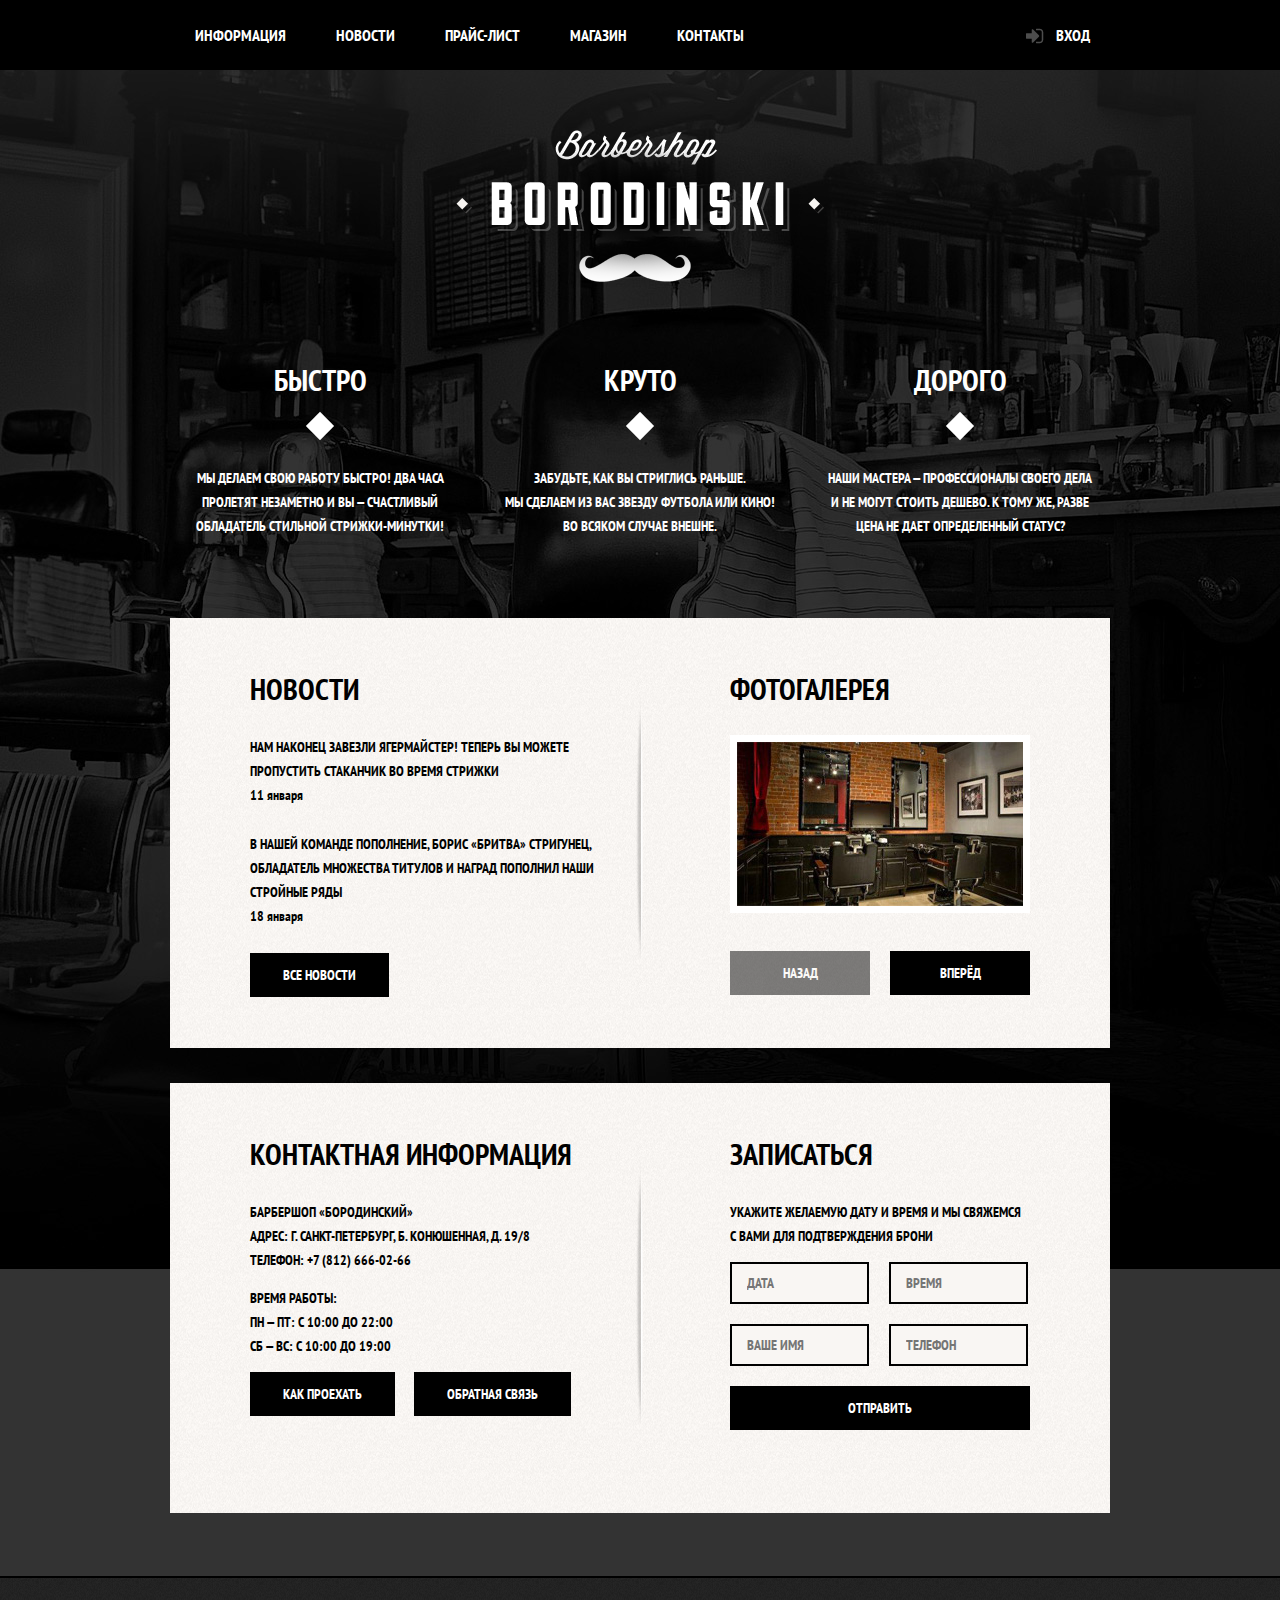
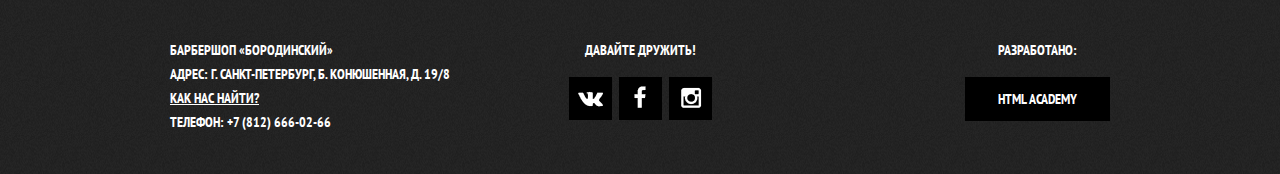
<file: index.html>
<!DOCTYPE html>
<html lang="ru">
	<head>
		<meta charset="utf-8">
		<title>Барбершоп «Бородинский»</title>
		<link href="https://fonts.googleapis.com/css?family=PT+Sans+Narrow:400,700&amp;subset=cyrillic" rel="stylesheet">
		<link rel="stylesheet" href="css/normalize.css">
		<link rel="stylesheet" href="css/index.css">
	</head>
	<body>
		<header class="main-header">
			<div class="wrapper clearfix">
				<nav class="main-navigation">
					<ul>
						<li>
							<a href="#">Информация</a>
						</li>
						<li>
							<a href="#">Новости</a>
						</li>
						<li>
							<a href="#">Прайс-лист</a>
						</li>
						<li>
							<a href="catalog.html">Магазин</a>
						</li>
						<li>
							<a href="#">Контакты</a>
						</li>
					</ul>
				</nav>
				<div class="user-block">
					<a class="login" href="#">Вход</a>
				</div>
			</div>
		</header>
		<main>
			<div class="wrapper">
				<div class="index-logo">
					<img src="img/main-logo.png" width="368" height="204" alt="Барбершоп «Бородинский»">
				</div>
				<section class="features clearfix">
					<div class="features-item">
						<b class="features-name">Быстро</b>
						<p class="features-descr">Мы делаем свою работу быстро! Два часа пролетят незаметно и вы — счастливый обладатель стильной стрижки-минутки!</p>
					</div>
					<div class="features-item">
						<b class="features-name">Круто</b>
						<p class="features-descr">Забудьте, как вы стриглись раньше. Мы сделаем из вас звезду футбола или кино! Во всяком случае внешне.</p>
					</div>
					<div class="features-item">
						<b class="features-name">Дорого</b>
						<p class="features-descr">Наши мастера — профессионалы своего дела и не могут стоить дешево. К тому же, разве цена не дает определенный статус?</p>
					</div>
				</section>
				<div class="index-content clearfix">
					<div class="index-content-left">
						<h2 class="index-content-title">Новости</h2>
						<ul class="news-preview">
							<li>
								<p>Нам наконец завезли Ягермайстер! Теперь вы можете пропустить стаканчик во время стрижки</p>
								<time datetime="2016-01-11">11 января</time>
							</li>
							<li>
								<p>В нашей команде пополнение, Борис «Бритва» Стригунец, обладатель множества титулов и наград пополнил наши стройные ряды</p>
								<time datetime="2016-01-18">18 января</time>
							</li>
						</ul>
						<a class="btn" href="#">Все новости</a>
					</div>
					<div class="index-content-right">
						<h2 class="index-content-title">Фотогалерея</h2>
						<div class="gallery">
							<figure class="gallery-content">
									<img src="img/gallery-pic.jpg" width="286" height="164" alt="">
							</figure>
							<button class="btn gallery-prev" type="button" disabled>Назад</button>
							<button class="btn gallery-next" type="button">Вперёд</button>
						</div>
					</div>
				</div>
				<div class="index-content clearfix">
					<div class="index-content-left">
						<h2 class="index-content-title">Контактная информация</h2>
						<p>
								Барбершоп «Бородинский»<br>
								Адрес: г. Санкт-Петербург, Б. Конюшенная, д. 19/8<br>
								Телефон: +7 (812) 666-02-66
						</p>
						<p>
								Время работы:<br>
								пн — пт: с 10:00 до 22:00<br>
								сб — вс: с 10:00 до 19:00
						</p>
						<a class="btn js-open-map" href="#">Как проехать</a>
						<a class="btn" href="#">Обратная связь</a>
					</div>
					<div class="index-content-right">
						<h2 class="index-content-title">Записаться</h2>
						<p>Укажите желаемую дату и время и мы свяжемся <br> с вами для подтверждения брони</p>
						<form class="appointment-form" action="https://echo.htmlacademy.ru" method="post">
							<input type="text" name="date" value="" placeholder="Дата">
							<input type="text" name="time" value="" placeholder="Время">
							<input type="text" name="name" value="" placeholder="Ваше имя">
							<input type="tel" name="phone" value="" placeholder="Телефон">
							<button class="btn" type="submit">Отправить</button>
						</form>
					</div>
				</div>
			</div>
		</main>
		<footer class="main-footer">
			<div class="wrapper clearfix">
				<section class="footer-contacts">
					Барбершоп «Бородинский»<br> Адрес: г. Санкт-Петербург, Б. Конюшенная, д. 19/8<br>
					<a href="#">Как нас найти?</a><br> Телефон: +7 (812) 666-02-66
				</section>
				<section class="footer-social">
					<p>Давайте дружить!</p>
					<a class="social-btn social-btn-vk" href="#">Вконтакте</a>
					<a class="social-btn social-btn-fb" href="#">Фейсбук</a>
					<a class="social-btn social-btn-inst" href="#">Инстаграм</a>
				</section>
				<section class="footer-copyright">
					<p>Разработано:</p>
					<a class="btn" href="https://htmlacademy.ru">HTML Academy</a>
				</section>
				</div>
		</footer>
		<div class="modal-content">
			<button class="modal-content-close" type="button" title="Закрыть">
				Закрыть
			</button>
			<h2 class="modal-content-title">Личный кабинет</h2>
			<p>Введите свой логин и пароль.</p>
			<form class="login-form" action="https://echo.htmlacademy.ru" method="post">
				<input class="icon-user" type="text" name="login" placeholder="Логин">
				<input class="icon-password" type="password"  name="password" placeholder="Пароль">
				<label class="login-checkbox">
					<input type="checkbox" name="remember">
					<span class="checkbox-indicator"></span>
					Запомните меня
				</label>
				<a class="restore" href="#">Я забыл пароль!</a>
				<button class="btn" type="submit">Войти</button>
		</div>
		<div class="modal-content-map">
      <button class="modal-content-close" type="button" title="Закрыть">Закрыть</button>
        <iframe src="https://www.google.com/maps/embed?pb=!1m18!1m12!1m3!
          1d1998.6157855420881!2d30.32133986290571!3d59.93851740209725!2m3!1f0!2f0!3f0!
          3m2!1i1024!2i768!4f13.1!3m3!1m2!1s0x4696310fca5ba729%3A0xea9c53d4493c879f!
          2sBolshaya+Konyushennaya+ul.%2C+19%2C+Sankt-Peterburg%2C+191186!5e0!3m2!1sen!
          2sru!4v1493902298343" width="766" height="561" style="border:0">
        </iframe>
    </div>
    <script src="js/main.js"></script>
	</body>
</html>
</file>
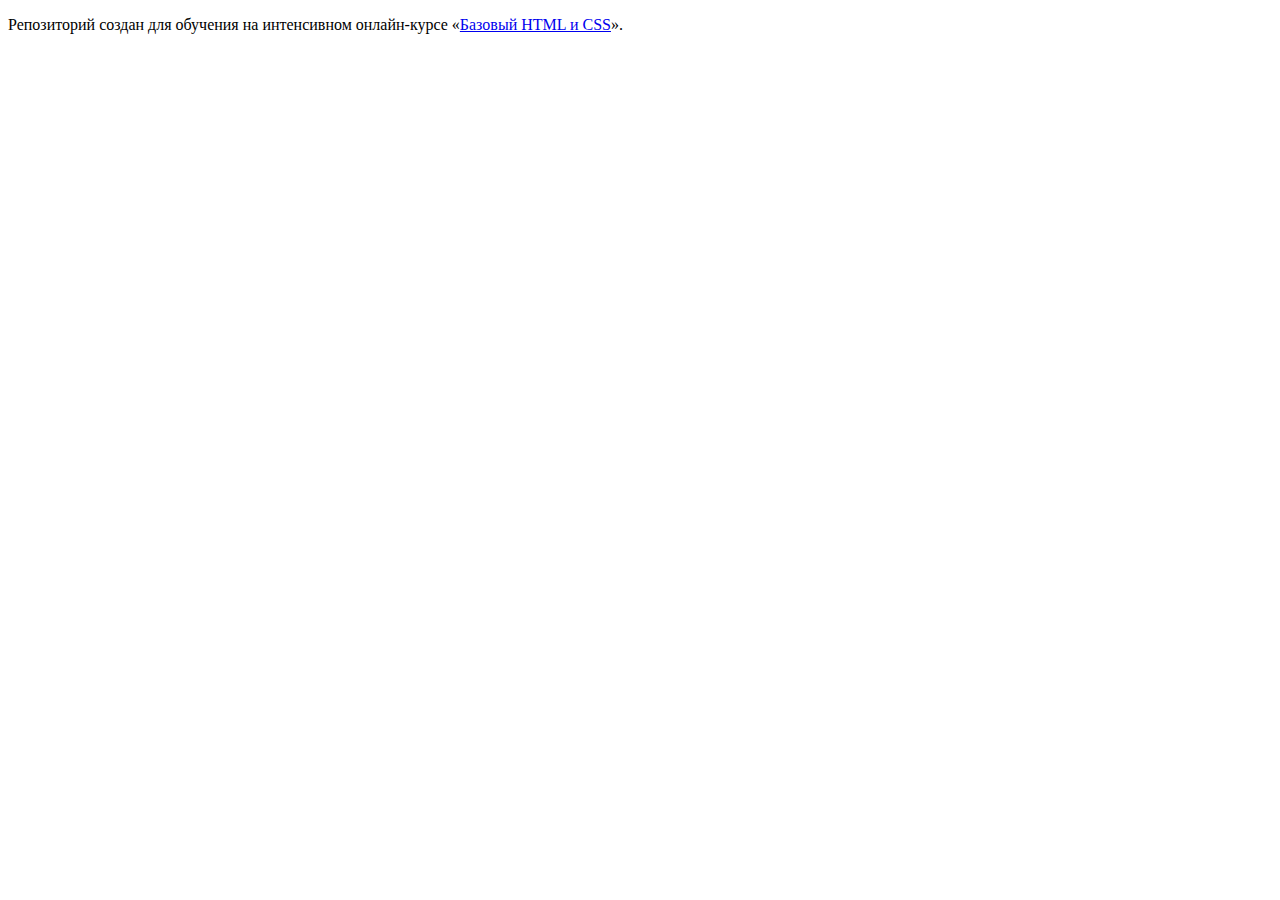
<file: master/index.html>
<!DOCTYPE html>
<html lang="ru">
  <head>
    <meta charset="utf-8">
    <title>HTML Academy: Барбершоп</title>
    <base href="https://htmlacademy-htmlcss.github.io/47219-barbershop/master/">
</head>
  <body>

    <p>Репозиторий создан для обучения на интенсивном онлайн‑курсе «<a href="https://htmlacademy.ru/intensive/htmlcss">Базовый HTML и CSS</a>».</p>

  </body>
</html>
</file>
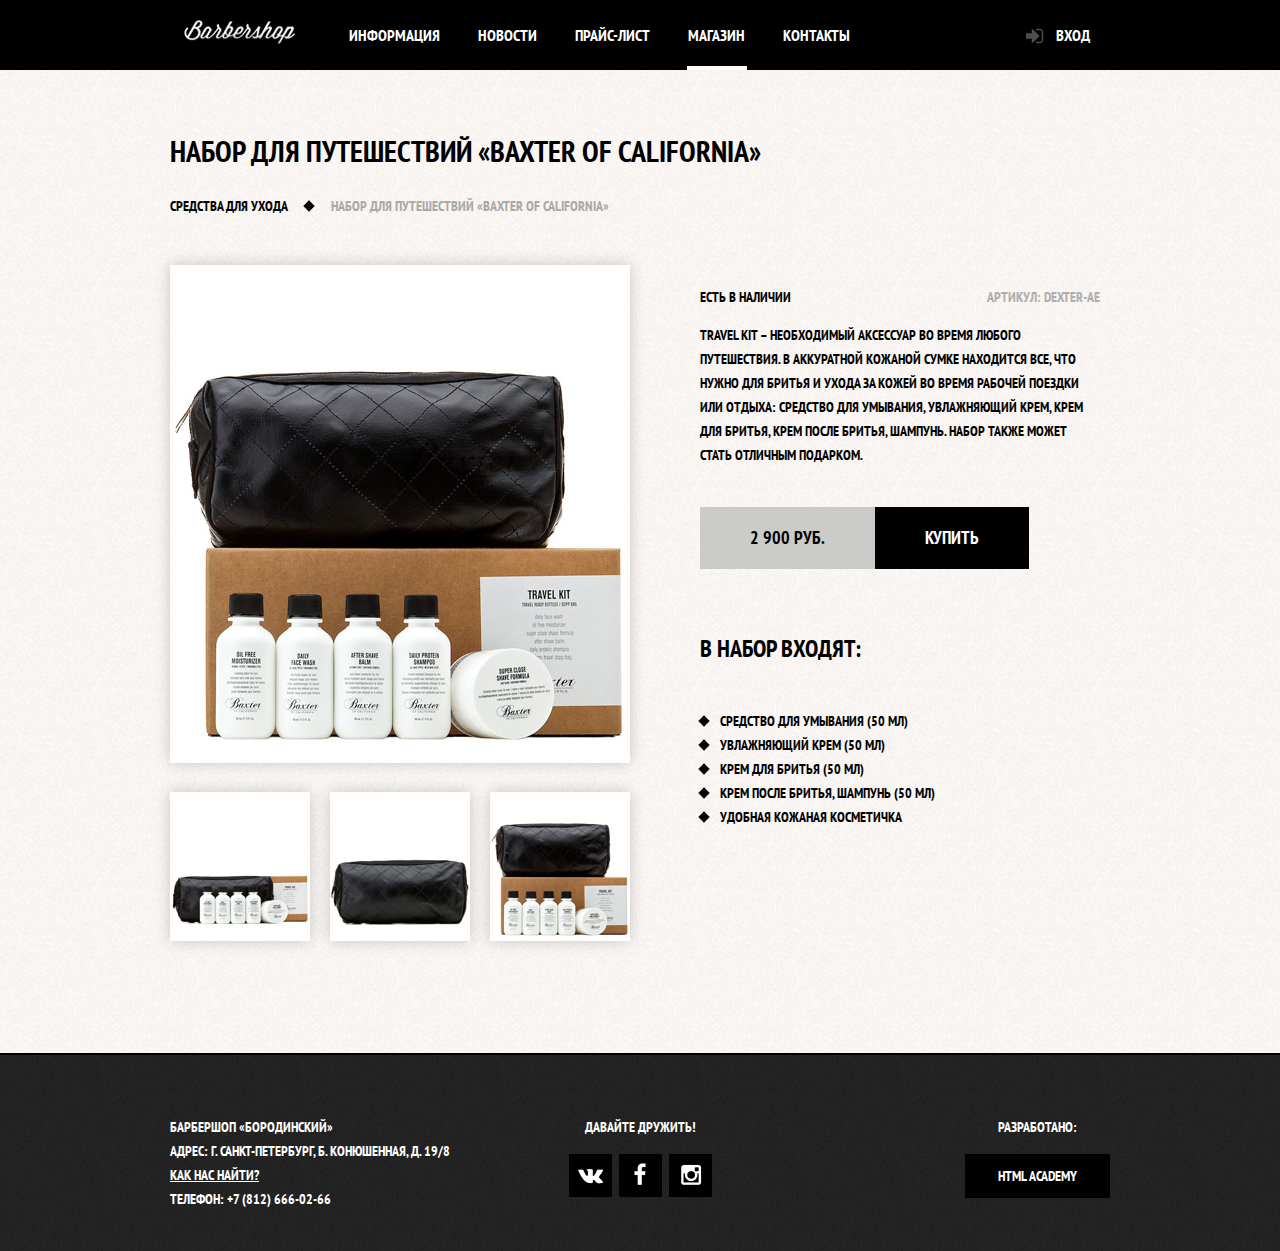
<file: catalog-item.html>
<!DOCTYPE html>
<html lang="ru">
	<head>
		<meta charset="UTF-8">
		<title>Барбершоп Набор для путешествий «Baxter of California»</title>
		<link href="https://fonts.googleapis.com/css?family=PT+Sans+Narrow:400,700&amp;subset=cyrillic" rel="stylesheet">
		<link rel="stylesheet" href="css/normalize.css">
		<link rel="stylesheet" href="css/catalog-item.css">
	</head>
	<body>
		<header class="main-header">
			<div class="wrapper clearfix">
				<a class="logo" href="index.html">
					<img src="img/logo.png" alt="Barbershop" height="24" width="111">
				</a>   
				<nav class="main-navigation">
					<ul>
						<li>
							<a href="#">Информация</a>
						</li>
						<li>
							<a href="#">Новости</a>
						</li>
						<li>
							<a href="#">Прайс-лист</a>
						</li>
						<li>
							<a href="#">Магазин</a>
						</li>
						<li>
							<a href="#">Контакты</a>
						</li>
					</ul>
				</nav>
					<div class="user-block">
						<a class="login" href="#">Вход</a>
					</div>
			</div>
		</header>
		<main>
			<div class="wrapper clearfix">
				<h1>Набор для путешествий «Baxter of California»</h1>
				<div class="breadcrumbs">
					<a href="#">Средства для ухода</a>
					<a class="active">Набор для путешествий «Baxter of California»</a>
				</div>
				<figure class="gallery">
					<a href="#"><img class="main-pic" src="img/item-pic1.jpg" width="460" height="498" alt="Дополнительная картинка"></a>
					<div class="secondary-pic">
						<a href="#"><img src="img/item-pic2.jpg" width="140" height="149" alt="Дополнительная картинка"></a>
					</div>
					<div class="secondary-pic">
						<a href="#"><img src="img/item-pic3.jpg" width="140" height="149" alt="Дополнительная картинка"></a>
					</div>
					<div class="secondary-pic">
						<a href="#"><img src="img/item-pic4.jpg" width="140" height="149" alt="Дополнительная картинка"></a>
					</div>					
				</figure>
				<section class="description">
					<span class="stock">Есть в наличии</span>
					<span class="vendor">Артикул: dexter-ae</span>
					<p>Travel Kit – необходимый аксессуар во время любого путешествия. В аккуратной кожаной сумке находится все, что нужно для бритья и ухода за кожей во время рабочей поездки или отдыха: средство для умывания, увлажняющий крем, крем для бритья, крем после бритья, шампунь. Набор также может стать отличным подарком.</p>
					<div class="price-buy">
						<span class="price">2 900 РУБ.</span>
						<a href="#">Купить</a>
					</div>
					<b class="article-title">В набор входят:</b>
					<ul class="kit">
						<li>
							Средство для умывания (50 мл)
						</li>
						<li>
							Увлажняющий крем (50 мл)
						</li>
						<li>
							Крем для бритья (50 мл)
						</li>
						<li>
							Крем после бритья, шампунь (50 мл)
						</li>
						<li>
							Удобная кожаная косметичка
						</li>
					</ul>
				</section>
			</div>	        
		</main>
		<footer class="main-footer">
			<div class="wrapper clearfix">
				<section class="footer-contacts">
					Барбершоп «Бородинский»<br> Адрес: г. Санкт-Петербург, Б. Конюшенная, д. 19/8<br>
					<a href="#">Как нас найти?</a><br> Телефон: +7 (812) 666-02-66
				</section>
				<section class="footer-social">
					<p>Давайте дружить!</p>
					<a class="social-btn social-btn-vk" href="#">Вконтакте</a>
					<a class="social-btn social-btn-fb" href="#">Фейсбук</a>
					<a class="social-btn social-btn-inst" href="#">Инстаграм</a>
				</section>
				<section class="footer-copyright">
					<p>Разработано:</p>
					<a class="btn" href="https://htmlacademy.ru">HTML Academy</a>
				</section>
			</div>
		</footer>
	</body>
</html>
</file>
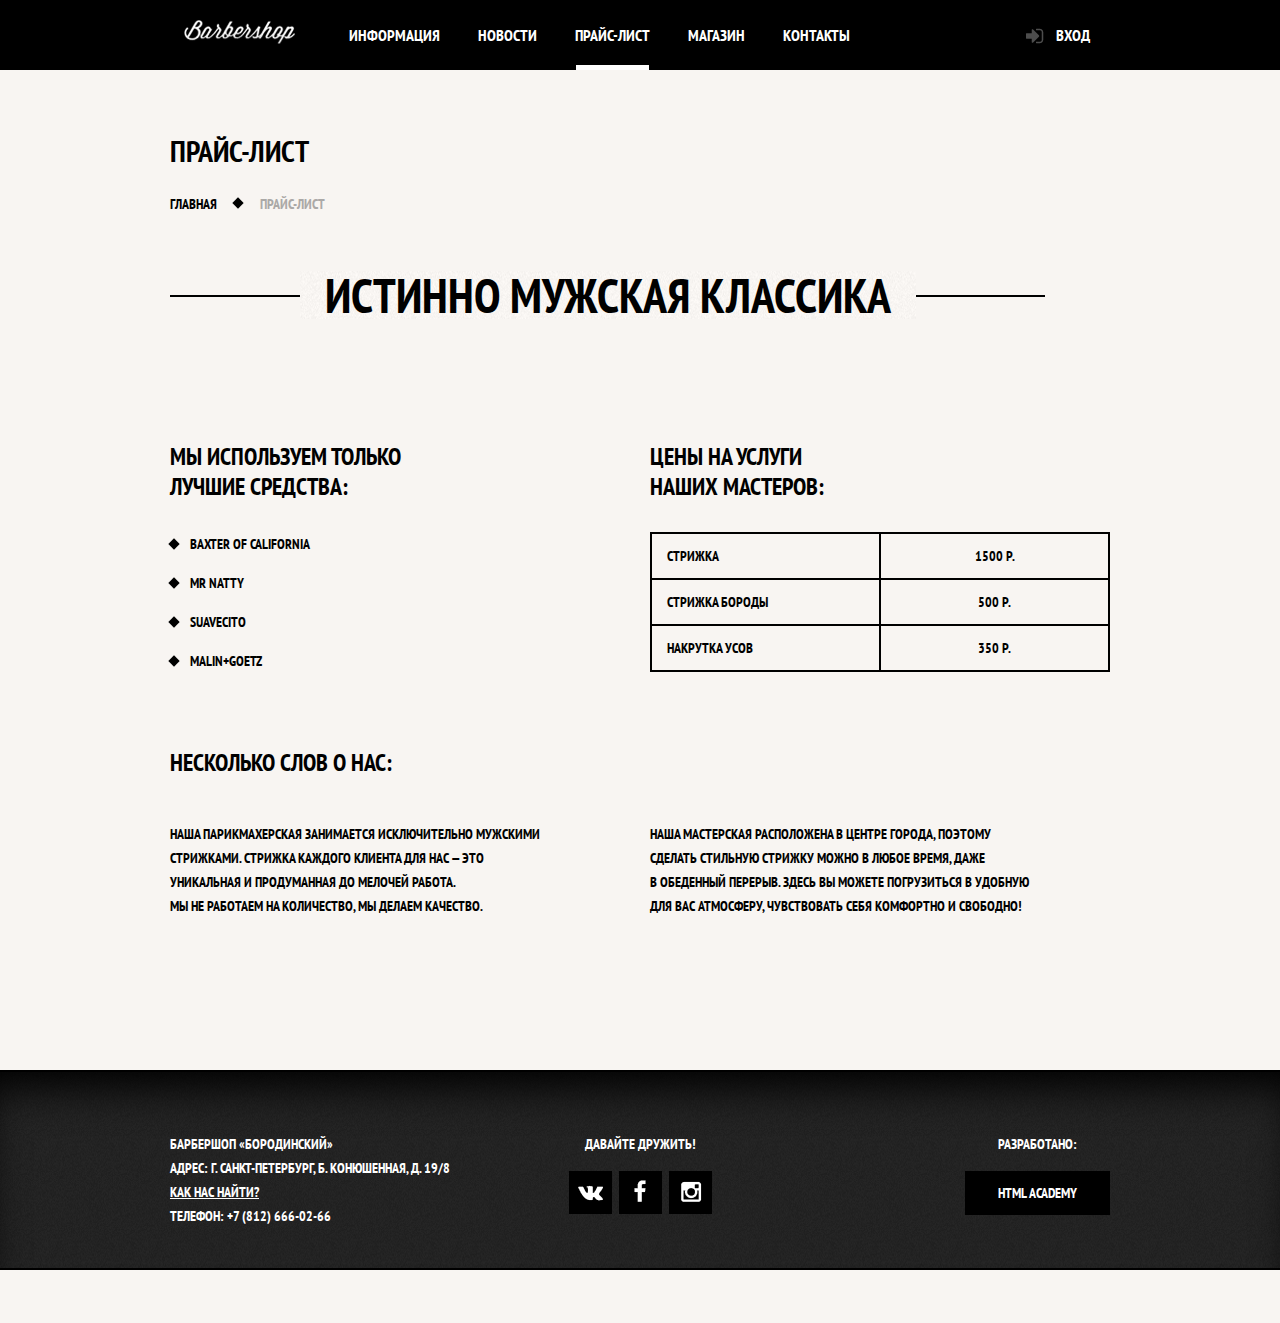
<file: price.html>
<!DOCTYPE html>
<html lang="ru">
	<head>
		<meta charset="UTF-8">
		<title>Прайс-лист</title>
		<link href="https://fonts.googleapis.com/css?family=PT+Sans+Narrow:400,700&amp;subset=cyrillic" rel="stylesheet">
		<link rel="stylesheet" href="css/normalize.css">
		<link rel="stylesheet" href="css/price.css">
	</head>
	<body class="inner-page-title">
		<header class="main-header">
			<div class="wrapper clearfix">
				<a class="logo" href="index.html">
					<img src="img/logo.png" alt="Barbershop" height="24" width="111">
				</a>   
				<nav class="main-navigation">
					<ul>
						<li>
							<a href="#">Информация</a>
						</li>
						<li>
							<a href="#">Новости</a>
						</li>
						<li class="active">
							<a>Прайс-лист</a>
						</li>
						<li>
							<a href="#">Магазин</a>
						</li>
						<li>
							<a href="#">Контакты</a>
						</li>
					</ul>
				</nav>
				<div class="user-block">
					<a class="login" href="#">Вход</a>
				</div>
			</div>
		</header>
    <main class="wrapper clearfix">
      <div class="inner-page-title">
        <h1>Прайс-лист</h1>
        <ul class="breadcrumbs">
          <li>
            <a href="index.html">Главная</a>
          </li>
          <li class="current">Прайс-лист</li>
        </ul>
      </div>
      <div class="inner-content">
        <div class="big-heading">
          <h2>Истинно мужская классика</h2>
        </div>
        <div class="inner-columns clearfix">
          <div class="inner-column-left"> 
            <h2>Мы используем только <br> лучшие средства:</h2>
            <ul class="custom-list-1">
              <li>Baxter of California</li>
              <li>Mr Natty</li>
              <li>Suavecito</li>
              <li>Malin+Goetz</li>
            </ul>
          </div>
          <div class="inner-column-right">
            <h2>Цены на услуги <br> наших мастеров:</h2>
            <table class="prices-table">
              <tr>
                <td>Стрижка</td>
                <td>1500 р.</td>
              </tr>
              <tr>
                <td>Стрижка бороды</td>
                <td>500 р.</td>
              </tr>
              <tr>
                <td>Накрутка усов</td>
                <td>350 р.</td>
              </tr>
            </table>
          </div>
        </div> 
        <div class="inner-columns clearfix "> 
          <h2>Несколько слов о нас:</h2>
          <div class="inner-column-left">
            <p class="short-text">Наша парикмахерская занимается исключительно мужскими стрижками. Стрижка каждого клиента для нас — это уникальная и продуманная до мелочей работа. Мы не работаем на количество, мы делаем качество.</p>
          </div>
          <div class="inner-column-right">
            <p class="short-text">Наша мастерская расположена в центре города, поэтому сделать стильную стрижку можно в любое время, даже в обеденный перерыв. Здесь вы можете погрузиться в удобную для вас атмосферу, чувствовать себя комфортно и свободно!</p>
          </div>
        </div>
      </div>
    </main>
		<footer class="main-footer inner-page-footer">
			<div class="wrapper clearfix">
				<section class="footer-contacts">
					Барбершоп «Бородинский»<br> Адрес: г. Санкт-Петербург, Б. Конюшенная, д. 19/8<br>
					<a href="#">Как нас найти?</a><br> Телефон: +7 (812) 666-02-66
				</section>
				<section class="footer-social">
					<p>Давайте дружить!</p>
					<a class="social-btn social-btn-vk" href="#">Вконтакте</a>
					<a class="social-btn social-btn-fb" href="#">Фейсбук</a>
					<a class="social-btn social-btn-inst" href="#">Инстаграм</a>
				</section>
				<section class="footer-copyright">
					<p>Разработано:</p>
					<a class="btn" href="https://htmlacademy.ru">HTML Academy</a>
				</section>
			</div>
		</footer>        
	</body>
</html>
</file>
<file: css/index.css>
body {
  margin: 0;
  padding: 0;
  font-weight: 700;
  font-size: 14px;
  line-height: 24px;
  font-family: "PT Sans Narrow", "Arial", sans-serif;
  color: #fff;
  text-transform: uppercase;

  background: #000000 url("../img/body-bg.jpg") no-repeat center top;
}

.clearfix::after {
  content: "";
  display: table;
  clear: both;
}

.main-header {
  margin-bottom: 60px;

  color: #ffffff;

  background-color: #000000;
}

.wrapper {
  width: 940px;
  margin: 0 auto;
  padding: 0 10px;
}

.main-navigation {
  float: left;
  width: 780px;
}

.main-navigation ul {
  margin: 0;
  padding: 0;

  list-style: none;
  font-size: 0;
}

.main-navigation li {
  display: inline-block;

  font-size: 16px;
  line-height: 20px;
  vertical-align: top;
}

.main-navigation a {
  display: block;
  padding: 25px 25px;

  color: #fff;
  text-decoration: none;
}

.main-navigation a:hover{
  background-color: #242424;
}

.user-block {
  float: right;
  max-width: 140px;
}

.login {
  position: relative;

  display: inline-block;
  padding: 25px 20px;
  padding-left: 50px;

  font-size: 16px;
  line-height: 20px;
  vertical-align: top;
  color: #fff;
  text-decoration: none;
}

.login:hover {
  background-color: #242424;
}

.login::before {
  content: "";
  position: absolute;
  top: 28px;
  left: 20px;

  width: 18px;
  height: 18px;

  background: transparent url("../img/sprite.png") no-repeat;
  background-position: -12px -12px;
  opacity: 0.3;
}

.login:hover::before {
  opacity: 1;
}

.index-logo {
  width: 368px;
  height: 204px;
  margin: 0 auto;
  margin-bottom: 25px;
}

.index-logo img {
  width: 368px;
  height: 204px;
}

.features {
  margin-bottom: 80px;
}

.features-item {
  float: left;
  width: 300px;
  margin-right: 20px;

  text-align: center;
}

.features-item:last-child {
  margin-right: 0;
}

.features-name {
  position: relative;

  display: block;
  margin-bottom: 30px;
  padding-bottom: 35px;

  font-size: 30px;
  line-height: 42px;
}

.features-name::after{
  content: "";
  position: absolute;
  bottom: 0;
  left: 50%;

  display: block;
  width: 20px;
  height: 20px;
  margin-left: -10px;

  background-color: #fff;
  transform: rotate(45deg);
}

.features-item p {
  margin: 10px;
  margin-bottom: 0;
}

.index-content {
  margin-bottom: 35px;
  padding: 50px 80px;

  color: #000;

  background: url("../img/shadow.png") no-repeat center,
              #f8f5f2 url("../img/main-bg.png");
}

.index-content-title {
  margin: 0;
  margin-bottom: 25px;

  font-size: 30px;
  line-height: 42px;
}

.index-content-left {
  float: left;
  width: 380px;
  min-height: 330px;
}

.news-preview p {
  margin: 0;
  margin-bottom: 0;
}

.news-preview {
  margin: 0;
  padding: 0;
  padding-right: 35px;

  list-style: none;
}

.news-preview li {
  margin-bottom: 25px;
}

.news-preview time {
  text-transform: none;
}

.btn {
  display: inline-block;
  margin-right: 16px;
  padding: 10px 33px;

  font-weight: 700;
  font-size: 14px;
  line-height: 24px;
  vertical-align: top;
  text-align: center;
  color: #fff;
  text-transform: uppercase;
  text-decoration: none;

  color: #fff;
  background-color: #000;
  border: none;
  cursor: pointer;
}

.btn a {
  font: inherit;
}

.btn:hover,
.btn:active {
  background-color: #653d15;
}

.btn.disabled,
.btn:disabled {
  cursor: default;
  opacity: 0.5;
}

.btn.disabled:hover,
.btn:disabled:hover {
  background-color: #000000;
}

.index-content-right {
  float: right;
  width: 300px;
  min-height: 330px;
}

.gallery {
  position: relative;

  height: 260px;
}

.gallery-content {
  height: 164px;
  margin: 0;

  background-color: #ccc;
  border: 7px solid #fff;
}

.gallery-content img {
  width: 286px;
  height: 164px;
}

.gallery .btn {
  position: absolute;
  bottom: 0;
  font: inherit;

  width: 140px;
  margin: 0;
}

.gallery-prev {
  left: 0;
}

.gallery-next {
  right: 0;
}

.appointment-form input {
  float: left;
  width: 105px;
  margin-right: 20px;
  margin-bottom: 20px;
  padding: 7px 15px;

  font: inherit;
  color: inherit;
  text-transform: inherit;

  background-color: #f9f6f3;
  border: 2px solid #000000;
}

.appointment-form input:focus {
  border: 2px solid #663d15;
}

.appointment-form input:nth-child(2n) {
  margin-right: 0;
}

.appointment-form .btn {
  clear: both;
  width: 100%;
  font: inherit;
}

.main-footer {
  margin-top: 65px;
  padding-top: 60px;
  padding-bottom: 40px;
  min-width: 190px;
  outline: 2px solid black;

  color: #fff;

  background: #252525 url("../img/pattern-black.png");
}

.footer-contacts {
  float: left;
  width: 320px;
  margin-right: 60px;

  min-height: 90px;
}

.footer-contacts a {
  color: #fff;
}

.footer-contacts a:hover {
  text-decoration: none;
}

.footer-social {
  float: left;
  width: 180px;
  min-height: 90px;
  text-align: center;
}

.footer-social p {
  margin: 0;
  margin-bottom: 15px;
}

.social-btn {
  display: inline-block;
  width: 43px;
  height: 43px;
  margin: 0 2px;

  background: #000000 url("../img/sprite.png") no-repeat center;

  font-size: 0;
  vertical-align: top;
  text-decoration: none;

  transition:
  background-position 0.5s,
  background-color 0.5s;
}

.social-btn:hover {
  background-color: #fff;
}

.social-btn-vk {
  background-position: -3px -256px;
}

.social-btn-fb {
  background-position: 3px -79px;
}

.social-btn-inst {
  background-position: 0px -170px;
}

.social-btn-vk:hover {
  background-position: -3px -296px;
}

.social-btn-fb:hover {
  background-position: 3px -125px;
}

.social-btn-inst:hover {
  background-position: 0px -215px;
}

.footer-copyright {
  float: right;
  max-width: 180px;
}

.footer-copyright p {
  margin: 0;
  margin-bottom: 15px;

  text-align: center;
}

.footer-copyright .btn {
  margin-right: 0;
  font-family: inherit;
}

.footer-copyright .btn:hover {
  color: #000000;

  background-color: #ffffff;
}

.modal-content {
  position: absolute;
  top: 120px;
  left: 50%;
  width: 300px;
  margin-left: -230px;
  padding: 50px 80px;
  display: none;
  color: #000;

  background: #f8f3f0 url("../img/main-bg.png");
  box-shadow: 0 30px 50px rgba(0, 0, 0, 0.7);
}

.modal-content-show {
  display: block;
}

.modal-content-close {
  position: absolute;
  top: 0;
  right: -34px;
  width: 22px;
  height: 22px;

  font-size: 0;

  background-color: transparent;
  border: 0;
  cursor: pointer;
}

.modal-content-close::before,
.modal-content-close::after {
  content: "";
  position: absolute;
  top: 9px;
  left: 1px;

  width: 19px;
  height: 3px;
  background-color: #d0d0d0;
  border-radius: 1px;
}

.modal-content-close::before {
  transform: rotate(45deg);
}

.modal-content-close::after{
  transform: rotate(-45deg);
}

.modal-content h2 {
  margin: 0;
  margin-bottom: 20px;

  font-size: 30px;
  line-height: 42px;
}

.modal-content p {
  margin: 0;
  margin-bottom: 14px;
}

.modal-content .login-form {
  margin-top: 30px;
  margin-bottom: 10px;
}

.login-form input[type="text"],
.login-form input[type="password"] {
  width: 241px;
  margin: 0;
  margin-bottom: 10px;
  padding: 10px 15px;
  padding-right: 40px;

  font-size: 14px;
  line-height: 24px;
  font-family: inherit;
  color: #000;
  text-transform: uppercase;
  font-weight: bold;

  background-color: #f9f9f9;
  border: 2px solid #000;
}

.login-form input:focus {
  border-color: #663d15;
}

.login-form input.icon-user {
  background-image: url("../img/user.png");
  background-repeat: no-repeat;
  background-position: 95% 15px;
}

.login-form input.icon-password {
  background-image: url("../img/lock.png");
  background-repeat: no-repeat;
  background-position: 95% 13px;
}

.login-form .restore {
  float: right;

  color: #000;
}

.login-form .btn {
  width: 100%;
  margin-top: 15px;
  font-family: inherit;
}

.login-checkbox input[type="checkbox"] {
  display: none;
}

.login-checkbox {
  position: relative;

  padding-left: 30px;

  cursor: pointer;
}

.login-checkbox:hover {
  color: #663d15;
}

.login-checkbox input[type="checkbox"] + .checkbox-indicator {
  position: absolute;
  top: -2px;
  left: 0;

  width: 17px;
  height: 17px;

  border: 2px solid #000000;
}

.login-checkbox input[type="checkbox"]:checked + .checkbox-indicator::before,
.login-checkbox input[type="checkbox"]:checked + .checkbox-indicator::after {
  content: "";
  position: absolute;
  top: 8px;
  left: 1px;

  width: 15px;
  height: 2px;

  background-color: #000000;
}

.login-checkbox input[type="checkbox"]:checked + .checkbox-indicator::before {
  transform: rotate(45deg);
}

.login-checkbox input[type="checkbox"]:checked + .checkbox-indicator::after {
  transform: rotate(-45deg);
}

.modal-content-map {
  position: fixed;
  top: 50%;
  left: 50%;
  z-index: 20;
  display: none;

  width: 766px;
  height: 561px;
  margin-top: -280px;
  margin-left: -390px;

  background: #e9e5dc url("../img/map.png");
  border: 7px solid white;
  box-shadow: 0 30px 50px rgba(0, 0, 0, 0.7);
}

.modal-overlay {
  position: fixed;
  top: 0;
  left: 0;
  z-index: 10;

  width: 100%;
  height: 100%;

  background: rgba(0, 0, 0, 0.5);
}

 @keyframes bounce {
 0% { transform: translateY(-2000px); }
 70% { transform: translateY(30px); }
 90% { transform: translateY(-10px); }
 100% { transform: translateY(0); }
 }
 .modal-content-show {
 display: block;
 animation-name: bounce;
 animation-duration: 0.6s;
 }

  @keyframes shake {
 0%, 100% { transform: translateX(0); }
 10%, 30%, 50%, 70%, 90% { transform: translateX(-10px); }
 20%, 40%, 60%, 80% { transform: translateX(10px); }
 }
 .modal-error {
 animation-name: shake;
 animation-duration: 0.6s;
 }
</file>
<file: css/catalog-item.css>
html, body {
  margin: 0;
  padding: 0;
  font-weight: 700;
  font-size: 14px;
  line-height: 24px;
  font-family: "PT Sans Narrow", "Arial", sans-serif;
  color: #fff;
  text-transform: uppercase;

  background: #f8f5f2 url("../img/main-bg.png");
}

.clearfix::after {
  content: "";
  display: table;
  clear: both;
}

.main-header {
  margin-bottom: 60px;
  
  color: #fff;
  
  background-color: #000;
}

.wrapper {
  width: 940px;
  margin: 0 auto;
  padding: 0 10px;

}

.logo {
  float: left;
  width: 140px;
  margin-right: 20px;
}

.logo img {
  position: relative;
  top: 20px;
  left: 14px;
}

.main-navigation {
  float: left;
  max-width: 540px;
  
}

.main-navigation ul {
  margin: 0;
  padding: 0;

  list-style: none;
  font-size: 0;
}

.main-navigation li {
  display: inline-block;

  vertical-align: top;

  font-size: 16px;
  line-height: 20px;
  vertical-align: top;
}

.main-navigation a {
  display: block;
  padding: 25px 19px;

  color: #fff;
  text-decoration: none;
}

.main-navigation a:hover {
  background-color: #242424;
}

.main-navigation li:nth-child(4) {
  position: relative;
}

.main-navigation li:nth-child(4)::after {
  content: "";
  position: absolute;
  top: 66px;
  left: 18px;

  width: 60px;
  height: 4px;
  background-color: #fff;
}

.user-block {
  float: right;
  max-width: 140px;
}

.login {
  position: relative;

  display: inline-block;
  padding: 25px 20px;
  padding-left: 50px;

  font-size: 16px;
  line-height: 20px;
  vertical-align: top;
  color: #fff;
  text-decoration: none;
}

.login:hover {
  background-color: #242424;
}

.login::before {
  content: "";
  position: absolute;
  top: 28px;
  left: 20px;
  
  width: 18px;
  height: 18px;

  background: transparent url("../img/sprite.png") no-repeat;
  background-position: -12px -12px;
  opacity: 0.3;
}

.login:hover::before {
  opacity: 1;
}


main h1 {
  margin-top: 60px;
  margin-bottom: 24px;
  font-size: 30px;
  line-height: 42px;
  color: #000;
  font-weight: 700;
  font-style: "PT Sans Narrow";
}

.breadcrumbs {
  max-width: 625px;
  margin-bottom: 45px; 
}

.breadcrumbs a {
  position: relative;
  display: inline-block;
  padding-right: 40px;

  font-size: 14px;
  line-height: 20px;
  vertical-align: top;
  color: #000;
  text-decoration: none;
  cursor: pointer;
}

.breadcrumbs a:last-child {
  padding-right: 0;
  cursor: default;
}

.breadcrumbs a::after {
  content: "";
  position: absolute;
  right: 15px;
  top: 6px;

  height: 8px;
  width: 8px;

  background-color: #000;
  z-index: 1;
  transform: rotate(45deg);
}

.breadcrumbs a.active {
  color: #aba9a7;
}

.breadcrumbs a.active::after {
  display: none;
}

.article-title {
  font-size: 24px;
  line-height: 30px;
  color: #f7f4f1;
  font-weight: 700;
  font-style: "PT Sans Narrow" sans-serif;
}

.gallery {
  float: left;
  margin: 0;
  width: 460px;
}

.main-pic {
  margin-bottom: 22px;
  box-shadow: 0 0 15px rgba(0, 1, 1, 0.2);
}

.secondary-pic {
  float: left;
  width: 140px;  
  height: 149px;
  margin-right: 20px;
  margin-bottom: 49px;
  box-shadow: 0 0 15px rgba(0, 1, 1, 0.2);
}

.secondary-pic:last-child {
  margin-right: 0px;   
}

.description {
  float: right;
  padding: 0 10px;
  padding-top: 20px;
  width: 400px;
  color: #000;
}

.description .vendor {
  float: right;
  color: #aeaeae;
}

.description p {
  margin-bottom: 40px;
  color: #000;
}

.price-buy {
  clear: both;
  font-size: 0;
}

.price {
  display: inline-block;
  padding: 19px 50px;
  background-color: #cbcbc9;
  vertical-align: top;
  font-family: "PT Sans Narrow", sans-serif;
  font-size: 18px;
  line-height: 24px;
  color: #000;
  margin-bottom: 65px;
}

.price-buy a {
  display: inline-block;
  padding: 19px 50px;
  background-color: #000;
  vertical-align: top;
  font-family: "PT Sans Narrow", sans-serif;
  font-size: 18px;
  line-height: 24px;
  color: #fff;
  text-decoration: none;
}

.article-title {
  float: left;
  margin-bottom: 45px;
  font-size: 24px;
  line-height: 30px;
  color: #000;
}
 
.kit {
  clear: both;
  margin: 0;
  padding: 0;
  
  list-style: none;
}

.kit li {
  display: block;;
  position: relative;
  padding-left: 20px;
}

.kit li::before {
  content: "";
  position: absolute;
  top: 8px;
  left: 0;

  height: 8px;
  width: 8px;

  background-color: #000;
  z-index: 1;
  transform: rotate(45deg);  
}

.main-footer {
  margin-top: 65px;
  padding-top: 60px;
  padding-bottom: 40px;
  min-width: 190px;
  outline: 2px solid black;

  color: #fff;

  background: #252525 url("../img/pattern-black.png");
}

.footer-contacts {
  float: left;
  width: 320px;
  margin-right: 60px;
  
  min-height: 90px;
}

.footer-contacts a {
  color: #fff;
}

.footer-contacts a:hover {
  text-decoration: none;
}

.footer-social {
  float: left;
  width: 180px;
  min-height: 90px;
  text-align: center;
}

.footer-social p {
  margin: 0;
  margin-bottom: 15px;
}

.social-btn {
  display: inline-block;
  width: 43px;
  height: 43px;
  margin: 0 2px;

  background: #000000 url("../img/sprite.png") no-repeat center;

  font-size: 0;
  vertical-align: top;
  text-decoration: none;

  transition: 
  background-position 0.5s,
  background-color 0.5s;
}

.social-btn:hover {
  background-color: #fff;
}

.social-btn-vk {
  background-position: -3px -256px;
}

.social-btn-fb {
  background-position: 3px -79px;
}

.social-btn-inst {
  background-position: 0px -170px;
}

.social-btn-vk:hover {
  background-position: -3px -296px;
}

.social-btn-fb:hover {
  background-position: 3px -125px;
}

.social-btn-inst:hover {
  background-position: 0px -215px;
}

.footer-copyright {
  float: right;
  max-width: 180px;
}

.footer-copyright p {
  margin: 0;
  margin-bottom: 15px;

  text-align: center;
}

.footer-copyright .btn {
  display: inline-block;
  padding: 10px 33px;
  font-weight: 700;
  font-size: 14px;
  line-height: 24px;
  vertical-align: top;
  text-align: center;
  text-transform: uppercase;
  text-decoration: none;
  color: #fff;
  background-color: #000;
  border: none;
  cursor: pointer;
}

.footer-copyright .btn:hover {
  color: #000000;

  background-color: #ffffff;
}
</file>
<file: css/price.css>
html, body {
  margin: 0;
  padding: 0;
  font-weight: 700;
  font-size: 14px;
  line-height: 24px;
  font-family: "PT Sans Narrow", "Arial", sans-serif;
  color: #000;
  text-transform: uppercase;

  background: #f8f5f2;
}

.inner-page {
  color: #000000;

  background: #f8f3f0 url("../img/main-bg.png") repeat;
}

.clearfix::after {
  content: "";
  display: table;
  clear: both;
}

.main-header {
  margin-bottom: 60px;
  
  color: #fff;
  
  background-color: #000;
}

.inner-page .main-header {
  margin-bottom: 55px;
}

.wrapper {
  width: 940px;
  margin: 0 auto;
  padding: 0 10px;

}

.logo {
  float: left;
  width: 140px;
  margin-right: 20px;
}

.logo img {
  position: relative;
  top: 20px;
  left: 14px;
}

.main-navigation {
  float: left;
  max-width: 540px;
  
}

.main-navigation ul {
  margin: 0;
  padding: 0;

  list-style: none;
  font-size: 0;
}

.main-navigation li {
  display: inline-block;

  vertical-align: top;

  font-size: 16px;
  line-height: 20px;
  vertical-align: top;
}

.main-navigation a {
  display: block;
  padding: 25px 19px;

  color: #fff;
  text-decoration: none;
}

.main-navigation a:hover {
  background-color: #242424;
}

.main-navigation .active {
  position: relative;

  background-color: none;
}

.main-navigation .active a:hover {
  background: none;
}

.main-navigation .active::after {
  content: "";
  position: absolute;
  right: 20px;
  bottom: 0;
  left: 20px;

  height: 5px;

  background-color: #fff;
}

.user-block {
  float: right;
  max-width: 140px;
}

.login {
  position: relative;

  display: inline-block;
  padding: 25px 20px;
  padding-left: 50px;

  font-size: 16px;
  line-height: 20px;
  vertical-align: top;
  color: #fff;
  text-decoration: none;
}

.login:hover {
  background-color: #242424;
}

.login::before {
  content: "";
  position: absolute;
  top: 28px;
  left: 20px;
  
  width: 18px;
  height: 18px;

  background: transparent url("../img/sprite.png") no-repeat;
  background-position: -12px -12px;
  opacity: 0.3;
}

.login:hover::before {
  opacity: 1;
}

.inner-page-title {
  margin-bottom: 55px;
}

.inner-page-title h1 {
  margin: 0;
  margin-bottom: 20px;
  padding: 0;

  font-size: 30px;
  line-height: 42px;
}

.breadcrumbs {
  margin: 0;
  padding: 0;
  
  list-style: none;
}

.breadcrumbs li {
  position: relative;

  display: inline;
  padding-right: 40px;
}

.breadcrumbs a {
  text-decoration: none;
  color: #000;
}

.breadcrumbs a:hover {
  text-decoration: underline;
}

.breadcrumbs .current {
  color: #aba9a7;
}

.breadcrumbs .current::after {
  display: none;
}

.breadcrumbs li::after {
  content: "";
  position: absolute;
  top: 4px;
  right: 18px;

  width: 8px;
  height: 8px;

  background-color: #000;
  transform: rotate(45deg);
}

.inner-content {
  margin-bottom: 75px;
}

.inner-content h2 {
  margin-bottom: 75px;
}

.inner-content h2 {
  margin-top: 60px;
  margin-bottom: 30px;

  font-size: 24px;
  line-height: 30px;
}

.inner-content h3 {
  margin-top: 60px;
  margin-bottom: 30px;

  font-size: 20px;
  line-height: 24px;
}

.inner-content h2 + h3 {
  margin-top: 30px;
}

.inner-content p {
  margin: 14px 0;
}

.inner-content table {
  border-collapse: collapse;
}

.inner-content td {
  padding: 10px 15px;

  border: 2px solid #000;
}

.big-heading {
  margin-top: 55px;
  margin-right: 65px;

  text-align: center;
}

.big-heading h2 {
  position: relative;
  z-index: 2;
  display: inline-block;
  margin: 0;
  padding: 0 25px;

  font-size: 48px;
  line-height: 48px;
  text-align: center;

  background: #f8f3f0 url("../img/main-bg.png") repeat;
}

.big-heading::after {
  content: "";
  position: relative;
  top: -25px;
  z-index: 1;

  display: block;

  border-bottom: 2px solid #000;
}

.custom-list-1 {
  margin: 14px 0;
  padding: 0;

  list-style: none;
}

.custom-list-1 li {
  position: relative;

  margin-bottom: 15px;
  padding-left: 20px;
}

.custom-list-1 li::before {
  content: "";
  position: absolute;
  top: 8px;
  left: 0px;
  
  width: 8px;
  height: 8px;

  background-color: #000;
  transform: rotate(45deg);
}

.prices-table {
  width: 100%;
}

.prices-table td {
  width: 50%;
}

.prices-table td:last-child {
  text-align: center;
}

.inner-columns {
  margin: 60px 0;
}

.inner-column-left,
.inner-column-right {
  width: 460px;
}

.inner-column-left {
  float: left;
}

.inner-column-right {
  float: right;
}

.inner-column-left:first-child,
.inner-column-right:first-child {
  margin-top: 0;
}

.inner-column-left:last-child,
.inner-column-right:last-child {
  margin-bottom: 0;
}

.short-text {
  padding-right: 80px;
}

.main-footer {
  margin-top: 65px;
  padding-top: 60px;
  padding-bottom: 40px;
  min-width: 190px;
  outline: 2px solid black;

  color: #fff;

  background: #252525 url("../img/pattern-black.png");
  box-shadow: inset 0px 30px 40px -15px #000;
}

.footer-contacts {
  float: left;
  width: 320px;
  margin-right: 60px;
  
  min-height: 90px;
}

.footer-contacts a {
  color: #fff;
}

.footer-contacts a:hover {
  text-decoration: none;
}

.footer-social {
  float: left;
  width: 180px;
  min-height: 90px;
  text-align: center;
}

.footer-social p {
  margin: 0;
  margin-bottom: 15px;
}

.social-btn {
  display: inline-block;
  width: 43px;
  height: 43px;
  margin: 0 2px;

  background: #000000 url("../img/sprite.png") no-repeat center;

  font-size: 0;
  vertical-align: top;
  text-decoration: none;

  transition: 
  background-position 0.5s,
  background-color 0.5s;
}

.social-btn:hover {
  background-color: #fff;
}

.social-btn-vk {
  background-position: -3px -256px;
}

.social-btn-fb {
  background-position: 3px -79px;
}

.social-btn-inst {
  background-position: 0px -170px;
}

.social-btn-vk:hover {
  background-position: -3px -296px;
}

.social-btn-fb:hover {
  background-position: 3px -125px;
}

.social-btn-inst:hover {
  background-position: 0px -215px;
}

.footer-copyright {
  float: right;
  max-width: 180px;
}

.footer-copyright p {
  margin: 0;
  margin-bottom: 15px;

  text-align: center;
}

.footer-copyright .btn {
  display: inline-block;
  padding: 10px 33px;
  font-weight: 700;
  font-size: 14px;
  line-height: 24px;
  vertical-align: top;
  text-align: center;
  text-transform: uppercase;
  text-decoration: none;
  color: #fff;
  background-color: #000;
  border: none;
  cursor: pointer;
}

.footer-copyright .btn:hover {
  color: #000000;

  background-color: #ffffff;
}
</file>
